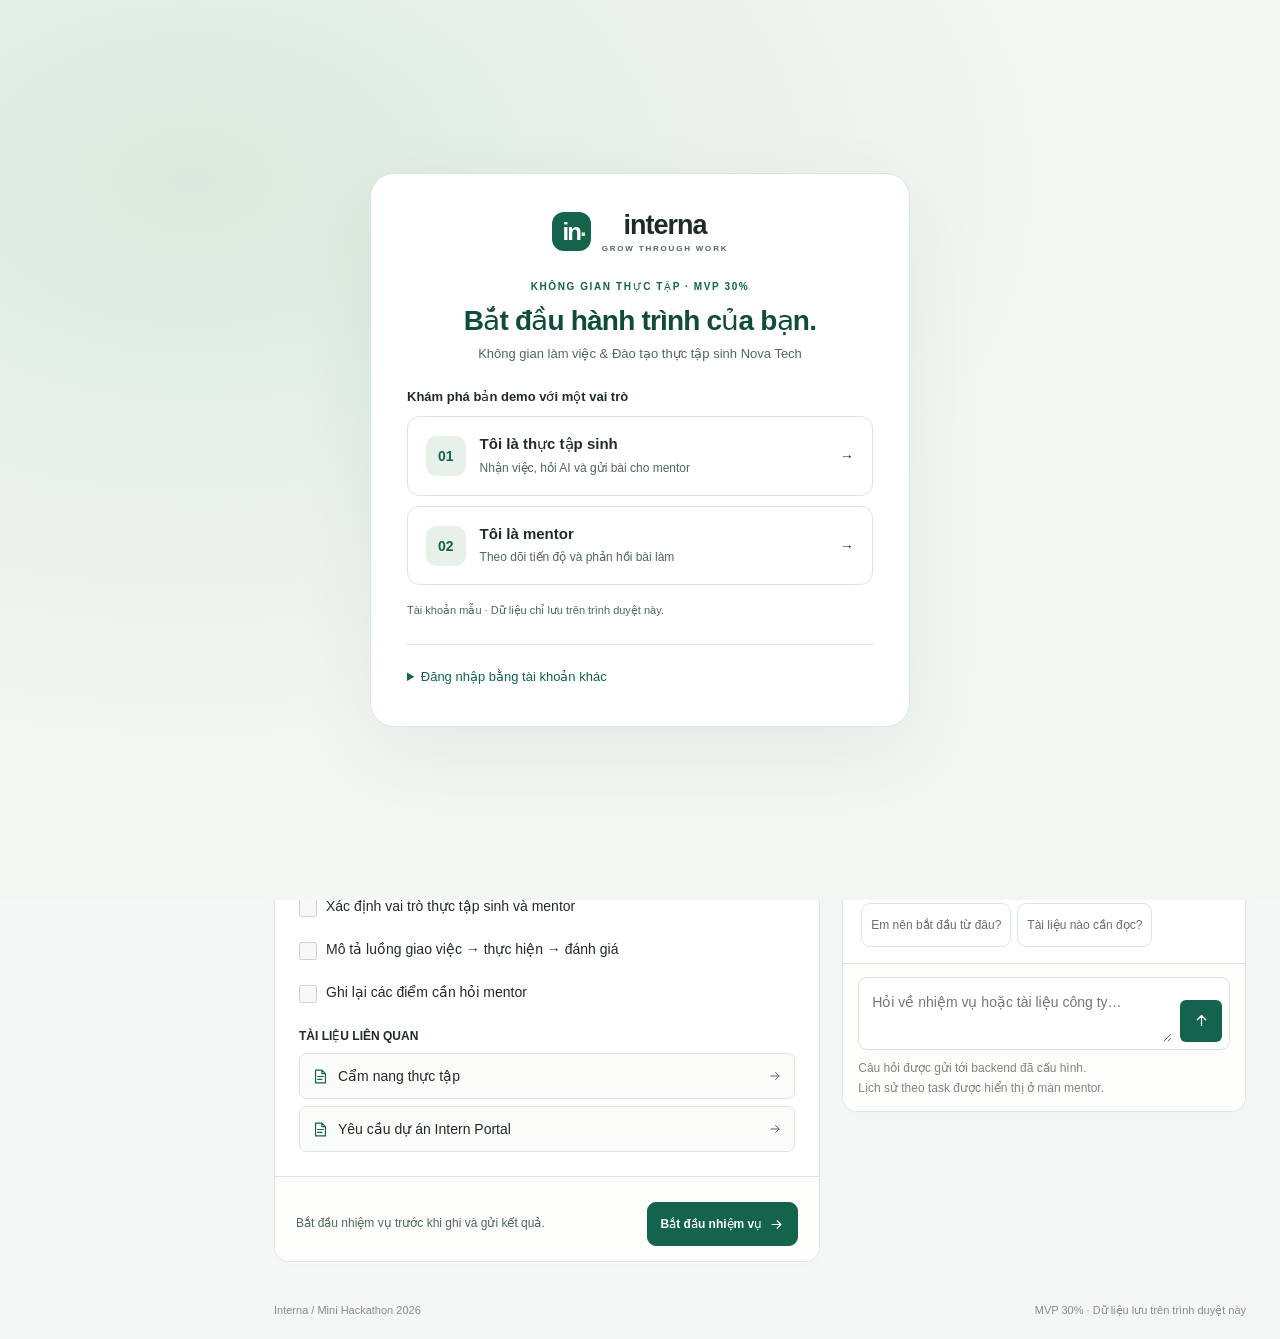
<file: frontend/index.html>
<!doctype html>
<html lang="vi">
<head>
  <meta charset="utf-8">
  <meta name="viewport" content="width=device-width,initial-scale=1">
  <meta name="theme-color" content="#174d3c">
  <title>Interna — Không gian thực tập</title>
  <link rel="stylesheet" href="style.css">
  <script src="config.js" defer></script>
  <script src="app.js" defer></script>
</head>
<body>
  <svg class="svg-defs" xmlns="http://www.w3.org/2000/svg" aria-hidden="true"><defs>
    <symbol id="i-grid" viewBox="0 0 24 24"><rect x="3" y="3" width="7" height="7" rx="2"/><rect x="14" y="3" width="7" height="7" rx="2"/><rect x="3" y="14" width="7" height="7" rx="2"/><rect x="14" y="14" width="7" height="7" rx="2"/></symbol>
    <symbol id="i-book" viewBox="0 0 24 24"><path d="M12 5v16M3 4h5a4 4 0 0 1 4 2 4 4 0 0 1 4-2h5v15h-5a4 4 0 0 0-4 2 4 4 0 0 0-4-2H3z"/></symbol>
    <symbol id="i-clock" viewBox="0 0 24 24"><circle cx="12" cy="12" r="9"/><path d="M12 7v5l3 2"/></symbol>
    <symbol id="i-arrow" viewBox="0 0 24 24"><path d="M5 12h14m-6-6 6 6-6 6"/></symbol>
    <symbol id="i-spark" viewBox="0 0 24 24"><path d="m12 3 2.4 6.6L21 12l-6.6 2.4L12 21l-2.4-6.6L3 12l6.6-2.4zM20 2v4m-2-2h4"/></symbol>
    <symbol id="i-check" viewBox="0 0 24 24"><path d="m5 12 4 4L19 6"/></symbol>
    <symbol id="i-send" viewBox="0 0 24 24"><path d="m12 19 0-14m-6 6 6-6 6 6"/></symbol>
    <symbol id="i-folder" viewBox="0 0 24 24"><path d="M3 7V5a2 2 0 0 1 2-2h5l3 4h6a2 2 0 0 1 2 2v10a2 2 0 0 1-2 2H5a2 2 0 0 1-2-2V7z"/></symbol>
    <symbol id="i-users" viewBox="0 0 24 24"><circle cx="9" cy="8" r="3"/><path d="M3 21v-3a6 6 0 0 1 12 0v3m1-16a3 3 0 0 1 0 6m2 3a5 5 0 0 1 3 4v3"/></symbol>
    <symbol id="i-close" viewBox="0 0 24 24"><path d="m6 6 12 12M18 6 6 18"/></symbol>
    <symbol id="i-file" viewBox="0 0 24 24"><path d="M14 3H5v18h14V8zm0 0v5h5M8 12h8m-8 4h6"/></symbol>
    <symbol id="i-reset" viewBox="0 0 24 24"><path d="M3 10a9 9 0 1 1 1 8M3 3v7h7"/></symbol>
    <symbol id="i-logout" viewBox="0 0 24 24"><path d="M9 21H5a2 2 0 0 1-2-2V5a2 2 0 0 1 2-2h4M16 17l5-5-5-5M21 12H9"/></symbol>
    <symbol id="i-plus" viewBox="0 0 24 24"><path d="M12 5v14m-7-7h14"/></symbol>
  </defs></svg>
  <a class="skip-link" href="#main-content">Đến nội dung chính</a>
  <div class="app-shell">
    <aside class="sidebar">
      <a class="brand" href="#" aria-label="Interna trang chính"><span class="brand-mark">in<span>·</span></span><span>interna<small>GROW THROUGH WORK</small></span></a>
      <div class="company"><span class="company-icon">N</span><div><strong>Nova Tech</strong><small>Không gian công ty mẫu</small></div></div>
      <p class="nav-label">KHÔNG GIAN LÀM VIỆC</p>
      <nav id="main-nav" aria-label="Điều hướng chính"></nav>
      <div class="sidebar-note"><span class="tiny-pill">AI MENTOR</span><h3>Học từ công việc thật.</h3><p>Trợ lý đồng hành dựa trên tài liệu và quy trình của công ty.</p><div class="note-orbit" aria-hidden="true"><span>✳</span></div></div>
      <div class="sidebar-bottom">
        <button class="reset-button" id="logout-btn" style="color:#b91c1c;margin-bottom:6px"><svg class="icon"><use href="#i-logout"/></svg>Đăng xuất</button>
        <button class="reset-button" id="reset-demo"><svg class="icon"><use href="#i-reset"/></svg>Đặt lại dữ liệu demo</button>
        <div class="profile" id="profile"></div>
      </div>
    </aside>
    <div class="workspace">
      <header class="topbar">
        <div class="breadcrumb">Không gian làm việc <span>/</span> <strong id="breadcrumb-label">Công việc của tôi</strong></div>
        <div class="role-switch" role="group" aria-label="Chuyển màn hình demo"><button data-role="intern" aria-pressed="true">Thực tập sinh</button><button data-role="mentor" aria-pressed="false">Mentor</button></div>
        <span class="demo-badge" id="connection-badge"><span></span>AI giả lập</span>
      </header>
      <main id="main-content" tabindex="-1"></main>
      <footer class="page-footer"><span>Interna / Mini Hackathon 2026</span><span>MVP 30% · Dữ liệu lưu trên trình duyệt này</span></footer>
    </div>
  </div>

  <!-- MÀN HÌNH ĐĂNG NHẬP (LOGIN OVERLAY) -->
  <div id="login-overlay" class="login-overlay" hidden>
    <div class="login-card">
      <div class="login-header">
        <div class="brand" style="justify-content:center;margin-bottom:14px">
          <span class="brand-mark">in<span>·</span></span>
          <span>interna<small>GROW THROUGH WORK</small></span>
        </div>
        <span class="login-kicker">KHÔNG GIAN THỰC TẬP · MVP 30%</span><h2>Bắt đầu hành trình của bạn.</h2>
        <p>Không gian làm việc & Đào tạo thực tập sinh Nova Tech</p>
      </div>

      <div class="demo-entry">
        <p>Khám phá bản demo với một vai trò</p>
        <button type="button" class="demo-role" data-demo-user="dat"><span class="demo-role-icon">01</span><span><strong>Tôi là thực tập sinh</strong><small>Nhận việc, hỏi AI và gửi bài cho mentor</small></span><span aria-hidden="true">→</span></button>
        <button type="button" class="demo-role" data-demo-user="mentor_admin"><span class="demo-role-icon">02</span><span><strong>Tôi là mentor</strong><small>Theo dõi tiến độ và phản hồi bài làm</small></span><span aria-hidden="true">→</span></button>
        <small>Tài khoản mẫu · Dữ liệu chỉ lưu trên trình duyệt này.</small>
      </div>
      <details class="login-manual"><summary>Đăng nhập bằng tài khoản khác</summary>
      <form id="login-form">
        <div class="form-group">
          <label for="login-email">Email tài khoản</label>
          <input type="email" id="login-email" placeholder="Nhập email của bạn..." required autocomplete="username">
        </div>
        <div class="form-group">
          <label for="login-password">Mật khẩu</label>
          <input type="password" id="login-password" placeholder="Nhập mật khẩu..." required autocomplete="current-password">
        </div>
        <button type="submit" class="btn primary btn-full">Đăng nhập ngay</button>
      </form>
      </details>
    </div>
  </div>

  <!-- MODAL THÊM THỰC TẬP SINH DÀNH CHO MENTOR -->
  <dialog id="add-intern-dialog" aria-labelledby="add-intern-title">
    <div class="dialog-top">
      <span class="eyebrow">QUẢN TRỊ VIÊN / MENTOR</span>
      <button class="icon-button" id="close-add-intern" aria-label="Đóng"><svg class="icon"><use href="#i-close"/></svg></button>
    </div>
    <h2 id="add-intern-title">Thêm thực tập sinh mới</h2>
    <p style="font-size:12px;color:var(--muted);margin-top:4px">Tạo tài khoản và cấp quyền truy cập vào không gian thực tập.</p>
    <form id="add-intern-form" style="margin-top:18px;display:flex;flex-direction:column;gap:14px">
      <div>
        <label for="new-intern-name" style="display:block;font-size:11px;font-weight:600;margin-bottom:6px">Họ và Tên</label>
        <input type="text" id="new-intern-name" placeholder="Ví dụ: Nguyễn Văn A" required style="width:100%;padding:10px 12px;border:1px solid var(--line);border-radius:8px">
      </div>
      <div>
        <label for="new-intern-email" style="display:block;font-size:11px;font-weight:600;margin-bottom:6px">Gmail</label>
        <input type="email" id="new-intern-email" placeholder="Ví dụ: nguyenvana@gmail.com" required style="width:100%;padding:10px 12px;border:1px solid var(--line);border-radius:8px">
      </div>
      <div>
        <label for="new-intern-role" style="display:block;font-size:11px;font-weight:600;margin-bottom:6px">Vị trí thực tập</label>
        <select id="new-intern-role" style="width:100%;padding:10px 12px;border:1px solid var(--line);border-radius:8px;background:#fff">
          <option value="Backend Intern">Backend Intern</option>
          <option value="Frontend Intern">Frontend Intern</option>
          <option value="QA Intern">QA Intern</option>
          <option value="AI / Data Intern">AI / Data Intern</option>
        </select>
      </div>
      <div>
        <label for="new-intern-password" style="display:block;font-size:11px;font-weight:600;margin-bottom:6px">Mật khẩu</label>
        <input type="password" id="new-intern-password" placeholder="Nhập mật khẩu..." required style="width:100%;padding:10px 12px;border:1px solid var(--line);border-radius:8px">
      </div>
      <div style="display:flex;gap:10px;justify-content:flex-end;margin-top:12px">
        <button type="button" class="btn" id="cancel-add-intern">Hủy bỏ</button>
        <button type="submit" class="btn primary">Xác nhận tạo</button>
      </div>
    </form>
  </dialog>

  <!-- MODAL XEM CHI TIẾT / TÀI LIỆU -->
  <dialog id="detail-dialog" aria-labelledby="dialog-title"><div class="dialog-top"><span class="eyebrow">KNOWLEDGE BASE</span><button class="icon-button" id="close-dialog" aria-label="Đóng"><svg class="icon"><use href="#i-close"/></svg></button></div><h2 id="dialog-title"></h2><div id="dialog-content"></div></dialog>
  <div id="toast" role="status" aria-live="polite" hidden></div>
</body>
</html>
</file>
<file: frontend/style.css>
@charset "UTF-8";
.status.changes{color:#9b4a30;background:#fff0e8}
.task-bottom label:not(:first-child){margin-top:16px}
.task-discussion{border-top:1px solid var(--line);padding-top:19px;margin-top:20px}
.task-discussion>h3{font-size:13px;font-weight:650}
.review-help{font-size:11px!important;line-height:1.8;color:var(--muted);margin:8px 0 12px!important}
.review-text{white-space:pre-wrap;overflow-wrap:anywhere;font-size:12px;line-height:1.9}
.review-thread{display:flex;flex-direction:column;gap:11px;margin:14px 0}
.review-message{padding:13px 15px;border-radius:8px;border:1px solid var(--line);background:#fbfcf9}
.review-message.from-mentor{background:#eff5ed;border-color:#dce7d6}
.review-author{font-size:11px;font-weight:650;color:var(--green);line-height:1.7;margin-bottom:8px}
.review-author>span{display:block;font-size:10px;font-weight:400;color:var(--muted)}
.review-message small,.submission-snapshot small{display:block;font-size:10px;color:var(--muted);line-height:1.7;margin-top:9px}
.review-actions{display:flex;gap:9px;flex-wrap:wrap;margin-top:18px}
.review-label{display:block;font-size:12px;font-weight:600;margin:18px 0 9px}
.submission-history{margin:0 0 17px;padding:10px 0;border-bottom:1px solid var(--line)}
.submission-history summary{cursor:pointer;font-size:11px;font-weight:600;line-height:1.8}
.submission-snapshot{padding:14px 0;border-bottom:1px solid var(--line)}
.submission-snapshot:last-child{border-bottom:0}
.submission-snapshot h3{font-size:12px;margin:0!important;line-height:1.7}
.submission-snapshot .mini-label{margin:13px 0 5px}
.submission-snapshot p{margin-top:0!important}
.task-discussion>.btn{margin-top:8px}
:root{--green:#174d3c;--green-deep:#123c30;--mint:#e8f1e9;--lime:#e1ecb2;--paper:#f6f7f3;--white:#fff;--ink:#202b29;--muted:#6b7772;--line:#e3e7df;--amber:#8c6325;--amber-bg:#faf1de;--blue:#48658c;--blue-bg:#edf2fa;font-family:Inter,"Segoe UI",Arial,sans-serif;color:var(--ink);font-size:14px;background:var(--paper);font-synthesis:none}
*{box-sizing:border-box}body{margin:0}button,input,textarea{font:inherit}button,a,input,textarea{ -webkit-tap-highlight-color:transparent}button{cursor:pointer}button:disabled{cursor:wait;opacity:.55}button,a{touch-action:manipulation}a{color:inherit}button:focus-visible,a:focus-visible,input:focus-visible,textarea:focus-visible{outline:3px solid #9ebdb0;outline-offset:3px}button{color:inherit}h1,h2,h3,p{margin:0}button svg{pointer-events:none}svg.icon{width:19px;height:19px;fill:none;stroke:currentColor;stroke-width:1.7;stroke-linecap:round;stroke-linejoin:round;flex-shrink:0}.svg-defs{position:absolute;width:0;height:0;overflow:hidden}.app-shell{display:grid;grid-template-columns:226px minmax(0,1fr);min-height:100vh}.sidebar{background:#fbfcf9;border-right:1px solid var(--line);padding:29px 19px 18px;display:flex;flex-direction:column;position:sticky;top:0;height:100vh;overflow-y:auto}.brand{display:flex;gap:11px;align-items:center;text-decoration:none;font-size:27px;font-weight:650;letter-spacing:-1px;padding:0 9px}.brand-mark{width:39px;height:39px;border-radius:12px;background:var(--green);color:#fff;font-size:24px;display:grid;place-items:center;position:relative;letter-spacing:-2px}.brand-mark>span{position:absolute;color:var(--lime);right:6px;bottom:3px}.brand small{display:block;font-size:8px;letter-spacing:1.8px;font-weight:600;color:var(--muted);margin-top:3px}.company{display:flex;gap:10px;align-items:center;border:1px solid var(--line);border-radius:10px;margin:32px 0 29px;padding:12px}.company-icon{display:grid;place-items:center;border:1px solid var(--line);width:31px;height:31px;border-radius:8px;background:#fff;color:var(--green);font-weight:700}.company strong{font-size:12px}.company small{display:block;color:var(--muted);font-size:10px;margin-top:4px}.nav-label{font-size:9px;letter-spacing:1.3px;color:#7e8981;font-weight:650;margin:0 11px 12px}nav{display:flex;flex-direction:column;gap:5px}.nav-item{display:flex;align-items:center;gap:10px;text-align:left;padding:12px;border:0;border-radius:8px;background:transparent;color:var(--muted);font-size:12px;font-weight:550}.nav-item.active{background:var(--green);color:#fff}.nav-item:hover:not(.active){background:var(--mint)}.sidebar-note{background:#eaf0e4;border-radius:12px;margin-top:38px;padding:20px 16px;overflow:hidden;position:relative;min-height:179px}.tiny-pill{font-size:9px;font-weight:700;letter-spacing:1px;color:var(--green);padding:4px 7px;border-radius:4px;border:1px solid #bdceba;display:inline-block}.sidebar-note h3{font-size:14px;line-height:1.5;max-width:120px;margin:14px 0 7px}.sidebar-note p{font-size:11px;color:#5f7162;line-height:1.7;max-width:130px}.note-orbit{position:absolute;right:-23px;bottom:-15px;width:100px;height:100px;border:1px solid #ceddc1;border-radius:50%;display:grid;place-items:center;transform:rotate(-20deg)}.note-orbit:before{content:"";position:absolute;inset:12px;border:1px solid #ceddc1;border-radius:50%}.note-orbit span{font-size:52px;color:#9eb08e}.sidebar-bottom{margin-top:auto;padding-top:30px}.reset-button{display:flex;gap:8px;align-items:center;border:0;background:none;color:var(--muted);font-size:10px;padding:8px}.reset-button svg.icon{width:14px;height:14px}.profile{display:flex;gap:10px;border-top:1px solid var(--line);margin-top:10px;padding-top:17px;align-items:center}.avatar{width:34px;height:34px;display:grid;place-items:center;border-radius:50%;font-size:11px;font-weight:650;background:#e7e5d9;color:#635d48;flex-shrink:0}.avatar.green{background:#d9e9df;color:var(--green)}.avatar.blue{background:#e0e7f0;color:#4b668b}.avatar.pink{background:#f1e3e1;color:#8d6460}.profile strong{font-size:12px}.profile small{display:block;color:var(--muted);font-size:10px;margin-top:4px}.workspace{min-width:0}.topbar{min-height:77px;padding:16px 34px;display:flex;gap:18px;align-items:center;border-bottom:1px solid var(--line);background:rgba(255,255,255,.65)}.breadcrumb{font-size:11px;color:var(--muted);flex:1}.breadcrumb span{padding:0 9px;color:#a0aba2}.breadcrumb strong{font-weight:500;color:var(--ink)}.role-switch{display:flex;background:#eeefea;padding:4px;border-radius:8px;gap:3px}.role-switch button{border:0;background:none;padding:7px 11px;border-radius:5px;color:var(--muted);font-size:11px}.role-switch button[aria-pressed=true]{background:#fff;color:var(--green);box-shadow:0 1px 4px #102b1810;font-weight:650}.demo-badge{display:flex;align-items:center;gap:6px;font-size:10px;color:#756641;white-space:nowrap}.demo-badge>span{width:6px;height:6px;background:#b79a4c;border-radius:50%}#main-content{padding:31px 34px 16px;max-width:1600px;margin:auto}.page-heading{display:flex;justify-content:space-between;align-items:center;gap:20px;margin-bottom:27px}.eyebrow{font-size:10px;letter-spacing:1.5px;font-weight:650;color:var(--muted);display:block;margin-bottom:10px}h1{font-size:29px;font-weight:620;letter-spacing:-.9px;line-height:1.3}.page-heading p{color:var(--muted);font-size:12px;line-height:1.7;margin-top:8px}.heading-aside{font-size:11px;color:var(--muted);display:flex;gap:7px;align-items:center;white-space:nowrap}.btn{border:1px solid var(--line);background:#fff;padding:10px 13px;border-radius:7px;font-size:11px;font-weight:600;display:inline-flex;align-items:center;justify-content:center;gap:7px;line-height:1.5;text-decoration:none}.btn:hover{background:#f0f3ed}.btn.primary{background:var(--green);color:#fff;border-color:var(--green)}.btn.primary:hover{background:var(--green-deep)}.btn.soft{background:var(--mint);color:var(--green);border-color:transparent}.btn svg.icon{width:15px;height:15px}.icon-button{border:0;background:transparent;padding:7px;border-radius:6px;color:var(--muted);display:inline-flex}.icon-button:hover{background:var(--mint)}.project-banner{background:var(--green);color:#fff;display:flex;align-items:center;justify-content:space-between;gap:24px;padding:25px 27px;border-radius:13px;position:relative;overflow:hidden;margin-bottom:25px}.project-banner .eyebrow{color:#bdcfc1;font-size:9px;margin-bottom:9px}.project-banner h2{font-size:21px;font-weight:550;letter-spacing:-.3px;position:relative}.project-banner p{color:#cedbd2;font-size:11px;margin-top:8px;line-height:1.7}.project-meta{display:flex;gap:13px;margin-top:17px;font-size:10px;color:#d5e0d8;align-items:center;flex-wrap:wrap}.project-meta>span{display:flex;gap:6px;align-items:center}.project-meta .avatar{width:22px;height:22px;font-size:8px;background:var(--lime);color:var(--green)}.banner-progress{width:185px;flex-shrink:0;position:relative}.banner-progress .progress-label{display:flex;justify-content:space-between;font-size:10px;color:#e0e7e1;margin-bottom:9px}.progress-track{background:#ffffff20;height:5px;border-radius:8px;overflow:hidden}.progress-fill{height:100%;background:var(--lime);border-radius:8px}.banner-progress small{display:block;color:#becfc3;margin-top:10px;font-size:10px}.work-grid{display:grid;grid-template-columns:minmax(0,1fr) minmax(315px,.82fr);gap:22px;align-items:start}.section-title{display:flex;align-items:center;justify-content:space-between;margin-bottom:14px;gap:12px}h2.section-name{font-size:15px;font-weight:650;letter-spacing:-.2px}.section-title>span,.section-title small{font-size:10px;color:var(--muted)}.task-tabs{display:grid;grid-template-columns:repeat(3,minmax(0,1fr));gap:9px;margin-bottom:17px}.task-card{min-width:0;text-align:left;padding:14px 12px;border:1px solid var(--line);border-radius:9px;background:#fff;position:relative}.task-card.selected{border-color:#5b8c71;box-shadow:inset 0 0 0 1px #5b8c71;background:#f8fbf5}.task-id{font-size:9px;letter-spacing:.6px;color:var(--muted);display:block;margin-bottom:10px}.task-card strong{font-size:11px;line-height:1.6;font-weight:600;display:block;min-height:36px}.status{font-size:9px;padding:4px 7px;border-radius:5px;display:inline-block;white-space:nowrap;font-weight:550}.status.todo{color:#737a76;background:#eef0ec}.status.active{color:var(--blue);background:var(--blue-bg)}.status.review{color:var(--amber);background:var(--amber-bg)}.status.done{color:var(--green);background:var(--mint)}.task-card .status{margin-top:12px}.panel{background:#fff;border:1px solid var(--line);border-radius:11px;overflow:hidden}.panel-header{display:flex;justify-content:space-between;align-items:center;gap:12px;padding:19px 21px;border-bottom:1px solid var(--line)}.panel-header h2,.panel-header h3{font-size:13px;font-weight:650}.panel-body{padding:20px 21px}.task-detail .task-id{margin-bottom:7px}.task-detail h2{font-size:18px;font-weight:600;line-height:1.5}.task-description{font-size:12px;color:var(--muted);line-height:1.9;margin:13px 0 20px}.mini-label{font-size:10px;font-weight:650;margin:20px 0 10px;color:var(--ink);display:block}.checklist{display:flex;flex-direction:column;gap:11px}.check-item{display:flex;gap:9px;align-items:flex-start;font-size:11px;line-height:1.65;cursor:pointer}.check-item input{accent-color:var(--green);width:14px;height:14px;margin:2px 0 0;flex-shrink:0}.check-item:has(input:checked) span{color:#7d8880;text-decoration:line-through}.document-links{display:flex;flex-direction:column;gap:7px}.doc-link{display:flex;align-items:center;gap:9px;padding:10px 12px;border:1px solid var(--line);background:#fbfcf9;border-radius:7px;text-align:left;font-size:11px}.doc-link svg.icon:first-child{color:var(--green);width:17px;height:17px}.doc-link span{flex:1}.doc-link svg.icon:last-child{width:14px;height:14px;color:var(--muted)}.doc-link:hover{border-color:#97ad9b}.task-bottom{border-top:1px solid var(--line);padding:15px 21px;background:#fdfdfb}.task-bottom label{font-size:10px;color:var(--muted);display:block;margin-bottom:7px}.task-bottom textarea,.review-note{width:100%;background:#fafbf8;border:1px solid var(--line);border-radius:7px;padding:10px;font-size:11px;line-height:1.7;resize:vertical;color:var(--ink);min-height:70px}.task-actions{display:flex;justify-content:space-between;align-items:center;gap:12px;margin-top:10px}.task-actions small{font-size:10px;color:var(--muted);line-height:1.6}.ai-panel{position:sticky;top:20px}.ai-header{padding:17px 18px;display:flex;align-items:center;gap:10px;border-bottom:1px solid var(--line)}.ai-mark{display:grid;place-items:center;width:34px;height:34px;border-radius:10px;background:var(--mint);color:var(--green);flex-shrink:0}.ai-header h2{font-size:13px}.ai-header p{font-size:10px;color:var(--muted);margin-top:3px}.ai-header .status{margin-left:auto}.context-strip{display:flex;align-items:center;gap:6px;padding:10px 18px;background:#fafbf8;font-size:10px;color:var(--muted);border-bottom:1px solid var(--line)}.context-strip svg{width:13px;height:13px}.context-strip strong{font-weight:550;color:var(--green)}.chat-log{padding:21px 18px;display:flex;flex-direction:column;gap:18px;min-height:305px;max-height:440px;overflow-y:auto;scrollbar-width:thin;scrollbar-color:#d5dfd3 transparent}.chat-message{max-width:100%;font-size:12px;line-height:1.85;overflow-wrap:anywhere}.chat-message.user{align-self:flex-end;background:#edf2e9;color:#344b3e;padding:11px 13px;border-radius:10px 10px 3px 10px;max-width:92%;white-space:pre-wrap}.message-label{font-size:9px;letter-spacing:.7px;color:var(--green);font-weight:700;margin-bottom:7px;display:flex;align-items:center;gap:5px}.message-label .icon{width:13px;height:13px}.message-text{white-space:pre-wrap}.citations{display:flex;gap:5px;flex-wrap:wrap;margin-top:10px}.citation{border:1px solid #dce5d7;background:#f6f9f1;color:#53674c;border-radius:4px;padding:4px 6px;font-size:9px;text-align:left}.chat-prompts{padding:0 18px 16px;display:flex;flex-wrap:wrap;gap:6px}.prompt-chip{border:1px solid var(--line);border-radius:6px;background:#fff;padding:7px 9px;color:#657363;font-size:10px;text-align:left}.prompt-chip:hover{background:var(--mint)}.composer{border-top:1px solid var(--line);padding:13px 15px;background:#fdfefb}.composer-row{display:flex;border:1px solid #dce3d8;border-radius:9px;background:#fff;padding:7px;align-items:flex-end;gap:8px}.composer textarea{border:0;background:transparent;resize:vertical;min-height:38px;max-height:140px;width:100%;padding:6px;font-size:11px;line-height:1.6;color:var(--ink)}.composer button{width:32px;height:32px;border:0;border-radius:6px;background:var(--green);color:#fff;display:grid;place-items:center;flex-shrink:0}.composer .icon{width:17px;height:17px}.composer-note{font-size:9px;color:#7c887c;line-height:1.7;margin-top:8px;display:flex;gap:5px}.chat-error{color:#9a3f35;background:#fff0ed;border-radius:6px;padding:9px;font-size:11px;line-height:1.6;margin-bottom:10px}.page-footer{padding:24px 34px 19px;display:flex;justify-content:space-between;gap:12px;font-size:9px;color:#849084;max-width:1600px;margin:auto}.stats-grid{display:grid;grid-template-columns:repeat(3,minmax(0,1fr));gap:15px;margin-bottom:25px}.stat{background:#fff;border:1px solid var(--line);border-radius:10px;padding:19px 21px;display:flex;justify-content:space-between;align-items:start;gap:10px}.stat-label{font-size:11px;color:var(--muted)}.stat strong{display:block;font-size:29px;font-weight:600;letter-spacing:-1px;margin:10px 0 5px}.stat small{font-size:10px;color:var(--muted)}.stat-icon{width:34px;height:34px;background:var(--mint);border-radius:9px;display:grid;place-items:center;color:var(--green)}.mentor-grid{display:grid;grid-template-columns:minmax(0,1.25fr) minmax(300px,.85fr);gap:22px;align-items:start}.roster{display:flex;gap:9px;margin-bottom:19px}.person-card{padding:11px;display:flex;gap:8px;align-items:center;border:1px solid var(--line);border-radius:8px;background:#fff;flex:1;min-width:0;text-align:left}.person-card.active{border-color:#5b8c71;background:#f5f9f2;box-shadow:inset 0 0 0 1px #5b8c71}.person-card .avatar{width:29px;height:29px;font-size:9px}.person-card strong{display:block;font-size:11px}.person-card small{font-size:9px;color:var(--muted);display:block;margin-top:3px}.student-header{display:flex;align-items:center;gap:11px}.student-header .avatar{width:39px;height:39px}.student-header h2{font-size:14px}.student-header p{font-size:10px;color:var(--muted);margin-top:5px}.task-table{width:100%;border-collapse:collapse;font-size:11px}.task-table th{text-align:left;color:var(--muted);font-size:9px;letter-spacing:.5px;font-weight:550;padding:13px 21px;background:#fcfdfb}.task-table td{padding:14px 21px;border-top:1px solid #edf0e9;line-height:1.65}.task-table td small{display:block;color:var(--muted);font-size:9px}.table-wrap{overflow-x:auto}.timeline{padding:5px 0 0}.timeline-row{position:relative;padding:0 0 21px 24px;border-left:1px solid #dfe6db;margin-left:5px}.timeline-row:last-child{border-left-color:transparent;padding-bottom:0}.timeline-row:before{content:"";position:absolute;left:-4px;top:4px;width:7px;height:7px;border-radius:50%;background:#6d9477;box-shadow:0 0 0 4px #fff}.timeline-time{font-size:9px;color:var(--muted);margin-bottom:6px}.timeline-title{font-size:11px;font-weight:550;line-height:1.6}.timeline-detail{font-size:11px;color:var(--muted);line-height:1.75;margin-top:5px;white-space:pre-wrap;overflow-wrap:anywhere}.activity-tag{font-size:9px;color:#7b897d;margin-top:5px}.summary-card{background:#eef3e7;border:1px solid #dbe5ce;border-radius:11px;padding:22px}.summary-top{display:flex;gap:8px;align-items:center;color:var(--green);font-size:13px;font-weight:600}.summary-meta{font-size:9px;color:#6b7c61;margin:8px 0 20px;line-height:1.7}.evidence-block{margin-bottom:18px}.evidence-block h3{font-size:11px;font-weight:650;margin-bottom:7px}.evidence-block p{font-size:11px;line-height:1.9;color:#5c6b56}.evidence-source{margin-top:7px;font-size:9px;color:#728168;display:block}.summary-disclaimer{font-size:10px;line-height:1.8;color:#64705e;border-top:1px solid #d5dfc9;padding-top:13px}.mentor-note{margin-top:17px}.mentor-note .panel-body{padding:18px}.mentor-note label{display:block;font-size:11px;font-weight:600;margin-bottom:10px}.mentor-note .btn{width:100%;margin-top:10px}.note-saved{font-size:10px;color:var(--green);margin-top:8px;line-height:1.7}.empty{padding:26px;font-size:12px;color:var(--muted);line-height:1.9}.knowledge-grid{display:grid;grid-template-columns:repeat(3,minmax(0,1fr));gap:16px}.knowledge-card{padding:23px;background:#fff;border:1px solid var(--line);border-radius:11px;display:flex;flex-direction:column;align-items:flex-start;gap:13px}.document-icon{width:40px;height:45px;border-radius:7px;background:var(--mint);display:grid;place-items:center;color:var(--green)}.knowledge-card h2{font-size:15px;line-height:1.5}.knowledge-card p{font-size:12px;color:var(--muted);line-height:1.8;flex:1}.knowledge-card small{color:var(--muted);font-size:10px}.knowledge-card .btn{margin-top:5px}.activity-page{max-width:850px}.activity-page .panel-body{padding:25px}.form-label{font-size:11px}.review-note{min-height:116px}dialog{border:1px solid var(--line);border-radius:15px;padding:25px;width:min(620px,calc(100vw - 28px));max-height:85vh;color:var(--ink);box-shadow:0 20px 100px #13362526}dialog::backdrop{background:#10291f66;backdrop-filter:blur(3px)}.dialog-top{display:flex;justify-content:space-between;align-items:center;margin-bottom:15px}.dialog-top .eyebrow{margin:0}dialog h2{font-size:23px;font-weight:600;line-height:1.5}#dialog-content{font-size:13px;line-height:1.9;color:#59685e}#dialog-content h3{font-size:13px;color:var(--green);margin-top:22px;margin-bottom:7px}#dialog-content p{margin-top:12px}#dialog-content .doc-meta{font-size:10px;color:var(--muted);border-bottom:1px solid var(--line);padding-bottom:16px;margin-bottom:18px}#toast{position:fixed;bottom:25px;left:50%;transform:translateX(-50%);background:var(--green-deep);color:#fff;border-radius:9px;padding:13px 20px;box-shadow:0 8px 25px #123c3022;font-size:12px;z-index:5;max-width:calc(100vw - 30px);line-height:1.7}.highlight-note{font-size:11px;padding:13px 16px;background:var(--amber-bg);border-radius:8px;color:#7b642c;line-height:1.8;margin-bottom:20px}.mobile-only{display:none}
@media(min-width:1450px){.work-grid{grid-template-columns:minmax(0,1.3fr) minmax(350px,.9fr)}.chat-log{min-height:365px}.project-banner{padding:30px}}
@media(max-width:1150px){.app-shell{grid-template-columns:190px minmax(0,1fr)}.sidebar{padding:25px 13px 15px}.topbar{padding:16px 23px;gap:12px}#main-content{padding:26px 23px 15px}.work-grid{grid-template-columns:minmax(0,1fr) minmax(290px,.9fr);gap:15px}.task-tabs{gap:6px}.task-card{padding:12px 9px}.task-card strong{font-size:10px}.mentor-grid{grid-template-columns:minmax(0,1fr)}.summary-column{display:grid;grid-template-columns:1fr 1fr;gap:17px}.mentor-note{margin-top:0}.breadcrumb{font-size:10px}.demo-badge{font-size:9px}.page-footer{padding:20px 23px}.heading-aside{display:none}}
@media(max-width:940px){.app-shell{grid-template-columns:170px minmax(0,1fr)}.sidebar-note{padding:17px 12px}.brand{font-size:23px;padding:0 4px;gap:8px}.brand small{font-size:7px;letter-spacing:1.2px}.brand-mark{width:34px;height:34px}.company{padding:9px}.company small{font-size:9px}.nav-item{font-size:11px;padding:11px 8px}.nav-label{font-size:8px;margin-left:7px}.work-grid{grid-template-columns:minmax(0,1fr)}.ai-panel{position:static}.task-card strong{font-size:12px;min-height:auto}.chat-log{min-height:180px;max-height:370px}.breadcrumb{display:none}.topbar{justify-content:space-between}.project-banner h2{font-size:18px}.banner-progress{width:140px}.knowledge-grid{grid-template-columns:minmax(0,1fr)}.knowledge-card{gap:10px}.stats-grid{gap:10px}.stat{padding:15px}.stat-icon{display:none}.stat-label{font-size:10px}}
@media(max-width:650px){.app-shell{display:block}.sidebar{height:auto;position:static;overflow:visible;padding:16px;border-right:0;border-bottom:1px solid var(--line)}.brand{font-size:25px}.company,.sidebar-note,.sidebar-bottom,.nav-label{display:none}nav{flex-direction:row;margin-top:17px;gap:5px}.nav-item{flex:1;justify-content:center;gap:6px;font-size:10px;padding:11px 5px}.nav-item .icon{width:15px;height:15px}.topbar{padding:12px 16px;min-height:60px}.role-switch button{padding:8px 12px}.demo-badge{font-size:9px}#main-content{padding:23px 16px 10px}.page-heading{margin-bottom:21px}h1{font-size:25px}.page-heading p{font-size:11px}.project-banner{padding:21px;display:block}.project-banner h2{font-size:19px}.banner-progress{width:100%;margin-top:22px}.banner-progress small{display:none}.project-meta{margin-top:13px}.task-tabs{gap:7px}.task-card{padding:12px 9px}.task-card strong{font-size:10px;min-height:34px}.task-card .status{font-size:8px;padding:4px 5px}.panel-body{padding:17px}.task-bottom{padding:15px 17px}.panel-header{padding:17px}.task-detail h2{font-size:17px}.stats-grid{gap:7px}.stat{padding:13px 11px}.stat strong{font-size:25px}.stat small{font-size:9px;line-height:1.5;display:block}.stat-label{font-size:9px;line-height:1.6;display:block}.roster{gap:6px}.person-card{flex-direction:column;align-items:flex-start;padding:10px;gap:7px}.person-card strong{font-size:10px}.person-card small{font-size:8px}.summary-column{display:block}.mentor-note{margin-top:17px}.task-table th,.task-table td{padding:12px;font-size:10px}.task-table th{font-size:9px}.page-footer{padding:20px 16px;flex-direction:column;gap:5px}.composer textarea,.review-note,.task-bottom textarea{font-size:16px}.composer-note{font-size:10px}.heading-aside{display:none}.page-heading .btn{font-size:10px;padding:9px}.task-actions{flex-wrap:wrap}.task-actions .btn{margin-left:auto}.btn,.citation,.prompt-chip{min-height:38px}.icon-button{min-width:40px;min-height:40px}.chat-log{min-height:140px}.eyebrow{font-size:9px}}
@media(prefers-reduced-motion:no-preference){button,a{transition:background .15s,border-color .15s}.progress-fill{transition:width .25s}.panel,.summary-card{animation:appear .2s ease-out}@keyframes appear{from{opacity:.7;transform:translateY(3px)}to{opacity:1;transform:translateY(0)}}}


/* === ĐỊNH DẠNG VĂN BẢN MARKDOWN CHO CHAT (AI RESPONSE) === */
.message-text .md-h2, .message-text .md-h3, .message-text .md-h4 {
  color: var(--green-deep);
  margin-top: 12px;
  margin-bottom: 6px;
  font-weight: 700;
  line-height: 1.4;
}
.message-text .md-h2 { font-size: 14px; }
.message-text .md-h3 { font-size: 13px; }
.message-text .md-h4 { font-size: 12px; }
.message-text .md-inline-code {
  background: #eef3ed;
  color: #1a4f3b;
  padding: 2px 6px;
  border-radius: 4px;
  font-family: Consolas, monospace;
  font-size: 11px;
  border: 1px solid #d5e2d7;
}
.message-text .md-code-block {
  background: #1e2925;
  color: #d1fae5;
  padding: 10px 14px;
  border-radius: 8px;
  overflow-x: auto;
  font-family: Consolas, monospace;
  font-size: 11px;
  margin: 10px 0;
  line-height: 1.6;
}
.message-text .md-ul {
  padding-left: 18px;
  margin: 6px 0;
}
.message-text .md-li {
  margin-bottom: 4px;
  line-height: 1.6;
}
.message-text .md-gap {
  height: 8px;
}
.message-text strong {
  font-weight: 650;
  color: var(--ink);
}


/* === ĐỊNH DẠNG MARKDOWN TRONG TIMELINE LỊCH SỬ CỦA MENTOR === */
.timeline-detail .md-h2, .timeline-detail .md-h3, .timeline-detail .md-h4 {
  color: var(--green-deep);
  margin-top: 8px;
  margin-bottom: 4px;
  font-weight: 700;
  line-height: 1.4;
}
.timeline-detail .md-h2 { font-size: 13px; }
.timeline-detail .md-h3 { font-size: 12px; }
.timeline-detail .md-h4 { font-size: 11px; }
.timeline-detail .md-inline-code {
  background: #eef3ed;
  color: #1a4f3b;
  padding: 1px 5px;
  border-radius: 4px;
  font-family: Consolas, monospace;
  font-size: 10px;
  border: 1px solid #d5e2d7;
}
.timeline-detail .md-code-block {
  background: #1e2925;
  color: #d1fae5;
  padding: 8px 12px;
  border-radius: 6px;
  overflow-x: auto;
  font-family: Consolas, monospace;
  font-size: 11px;
  margin: 6px 0;
  line-height: 1.5;
}
.timeline-detail .md-ul {
  padding-left: 16px;
  margin: 4px 0;
}
.timeline-detail .md-li {
  margin-bottom: 3px;
  line-height: 1.5;
}
.timeline-detail .md-gap {
  height: 6px;
}
.timeline-detail strong {
  font-weight: 650;
  color: var(--ink);
}


/* === GIAO DIỆN MÀN HÌNH ĐĂNG NHẬP (LOGIN OVERLAY) === */
.login-overlay {
  position: fixed;
  inset: 0;
  background: rgba(18, 60, 48, 0.45);
  backdrop-filter: blur(6px);
  display: grid;
  place-items: center;
  z-index: 999;
  padding: 20px;
}
.login-overlay[hidden] {
  display: none !important;
}
.login-card {
  background: #ffffff;
  border: 1px solid var(--line);
  border-radius: 16px;
  box-shadow: 0 20px 60px rgba(18, 60, 48, 0.15);
  width: 100%;
  max-width: 480px;
  padding: 32px 28px;
  animation: appear .25s ease-out;
}
.login-header {
  text-align: center;
  margin-bottom: 24px;
}
.login-header h2 {
  font-size: 22px;
  font-weight: 700;
  color: var(--green-deep);
  margin-bottom: 6px;
}
.login-header p {
  font-size: 12px;
  color: var(--muted);
}
.form-group {
  margin-bottom: 14px;
}
.form-group label {
  display: block;
  font-size: 11px;
  font-weight: 650;
  color: var(--ink);
  margin-bottom: 6px;
}
.form-group input {
  width: 100%;
  padding: 10px 14px;
  border: 1px solid var(--line);
  border-radius: 8px;
  font-size: 13px;
  background: #fafbfa;
}
.form-group input:focus {
  background: #fff;
  border-color: var(--green);
  outline: none;
}
.btn-full {
  width: 100%;
  padding: 12px;
  font-size: 13px;
  font-weight: 650;
  border-radius: 8px;
  margin-top: 6px;
}
.add-intern-btn {
  margin-left: auto;
  font-size: 11px;
  padding: 6px 12px;
}

/* MVP workspace: readable type, clear actions and an approachable first visit. */
:root{--paper:#f4f7f6;--muted:#52665e;--line:#dce6e0;--green:#14634d;--green-deep:#104b3b}
.skip-link{position:fixed;top:-80px;left:16px;z-index:1000;background:var(--green);color:white;padding:14px;border-radius:8px}.skip-link:focus{top:12px}
.topbar{background:#ffffffeb}.sidebar{background:#fff}.nav-item{font-size:13px;min-height:46px}.company small,.profile small,.breadcrumb,.demo-badge{font-size:12px}
h1{font-size:clamp(25px,2.4vw,34px);font-weight:700;letter-spacing:-1px}.page-heading p{font-size:14px}.eyebrow{font-size:11px}
.project-banner{background:linear-gradient(115deg,#104b3b,#19745a);padding:28px 30px;border-radius:18px;box-shadow:0 8px 24px #174d3c12}.project-banner h2{font-size:26px}.project-banner p,.project-meta{font-size:13px}.banner-progress small,.banner-progress .progress-label{font-size:12px}
.workflow-guide{list-style:none;margin:0 0 28px;padding:18px 22px;display:grid;grid-template-columns:repeat(3,1fr);gap:18px;background:#eaf1ed;border:1px solid #dce6df;border-radius:14px}.workflow-guide li{display:flex;align-items:center;gap:12px}.workflow-guide li>span{display:grid;place-items:center;width:30px;height:30px;border-radius:50%;background:#fff;color:var(--green);font-weight:700;flex-shrink:0}.workflow-guide strong{font-size:13px}.workflow-guide small{display:block;color:var(--muted);font-size:12px;margin-top:5px;line-height:1.5}
.panel{border-radius:15px;box-shadow:0 3px 15px #203b2f04}.panel-body{padding:24px}.task-card{padding:16px;border-radius:12px}.task-card.selected{background:#edf6ef;border-color:var(--green);box-shadow:inset 0 3px var(--green)}.task-card strong{font-size:13px}.task-id,.status{font-size:11px}.task-description,.check-item,.doc-link,.chat-message{font-size:14px}.check-item{min-height:32px;align-items:center}.check-item input{width:18px;height:18px}.mini-label,.task-bottom label{font-size:12px}.btn,.prompt-chip,.citation{font-size:12px;min-height:44px;border-radius:9px}.doc-link{min-height:46px}.task-bottom textarea,.review-note,.composer textarea{font-size:14px}.ai-header h2{font-size:16px}.ai-header p,.context-strip,.composer-note{font-size:12px}.composer button{width:42px;height:42px}.message-label{font-size:10px}.ai-panel{border-top:3px solid var(--green)}.chat-log{min-height:230px}.task-actions small,.review-help{font-size:12px!important}.page-footer{font-size:11px;line-height:1.6}.typing-status{display:flex;gap:12px;align-items:center;color:var(--green);font-size:13px}.typing-status small{display:block;color:var(--muted);font-size:12px;margin-top:4px}.typing-dots{white-space:nowrap;letter-spacing:2px}
.login-overlay{background:radial-gradient(ellipse at 15% 20%,#dbeade,transparent 55%),#f3f6f1;overflow-y:auto}.login-card{max-width:540px;padding:36px;border-radius:24px;box-shadow:0 24px 80px #153f3010}.login-header .brand{margin-bottom:28px!important}.login-kicker{display:block;font-size:10px;letter-spacing:1.6px;color:var(--green);font-weight:700;margin-bottom:12px}.login-header h2{font-size:28px;letter-spacing:-.8px}.login-header p{font-size:13px;line-height:1.7}.demo-entry>p{font-size:13px;font-weight:600;margin:24px 0 12px}.demo-role{display:flex;align-items:center;gap:14px;width:100%;text-align:left;background:#fff;border:1px solid var(--line);border-radius:12px;padding:18px;margin:10px 0}.demo-role:hover{background:#eff7f1;border-color:var(--green)}.demo-role>span:nth-child(2){flex:1}.demo-role strong{font-size:15px}.demo-role small{display:block;font-size:12px;color:var(--muted);margin-top:6px;line-height:1.5}.demo-role-icon{background:var(--mint);color:var(--green);border-radius:10px;padding:12px;font-weight:700}.demo-entry>small{display:block;font-size:11px;color:var(--muted);line-height:1.7;margin:16px 0 24px}.login-manual{border-top:1px solid var(--line);padding-top:18px}.login-manual summary{cursor:pointer;font-size:13px;color:var(--green);padding:6px 0}.login-manual form{padding-top:18px}.form-group label{font-size:13px}.form-group input{min-height:44px}.form-group input:focus-visible,select:focus-visible{outline:3px solid #82ad9c;outline-offset:3px}#toast{z-index:1001}
@media(min-width:1101px){.app-shell{grid-template-columns:240px minmax(0,1fr)}.work-grid{grid-template-columns:minmax(0,1.15fr) minmax(340px,.85fr)}}
@media(max-width:760px){.workflow-guide{grid-template-columns:1fr;gap:14px}.project-banner{padding:22px}.task-tabs{grid-template-columns:1fr}.task-card{display:grid;grid-template-columns:1fr auto;gap:5px 12px}.task-card .task-id{grid-column:1/-1;margin:0}.task-card strong{min-height:0}.task-card .status{margin:0;font-size:11px}.composer textarea,.review-note,.task-bottom textarea,.form-group input{font-size:16px}.login-card{padding:24px}.login-header h2{font-size:25px}.login-overlay{place-items:start center}.topbar{flex-wrap:wrap}.workflow-guide small{font-size:12px}.page-heading{align-items:flex-start}.roster{flex-wrap:wrap}.person-card{min-width:110px}.context-strip{flex-wrap:wrap}}
@media(prefers-reduced-motion:no-preference){.typing-dots{animation:thinking 1.2s ease-in-out infinite}@keyframes thinking{50%{opacity:.35}}}
@media(prefers-reduced-motion:reduce){*,*::before,*::after{animation:none!important;transition:none!important;scroll-behavior:auto!important}}
@media(max-width:760px){.sidebar-bottom{display:flex;padding-top:12px;margin-top:0;gap:12px;align-items:center}.sidebar-bottom .profile{display:none}.sidebar-bottom .reset-button{min-height:40px;font-size:12px;margin-bottom:0!important}.sidebar-bottom #reset-demo{margin-left:auto}.person-card>span:last-child{min-width:0;overflow-wrap:anywhere}}
</file>
